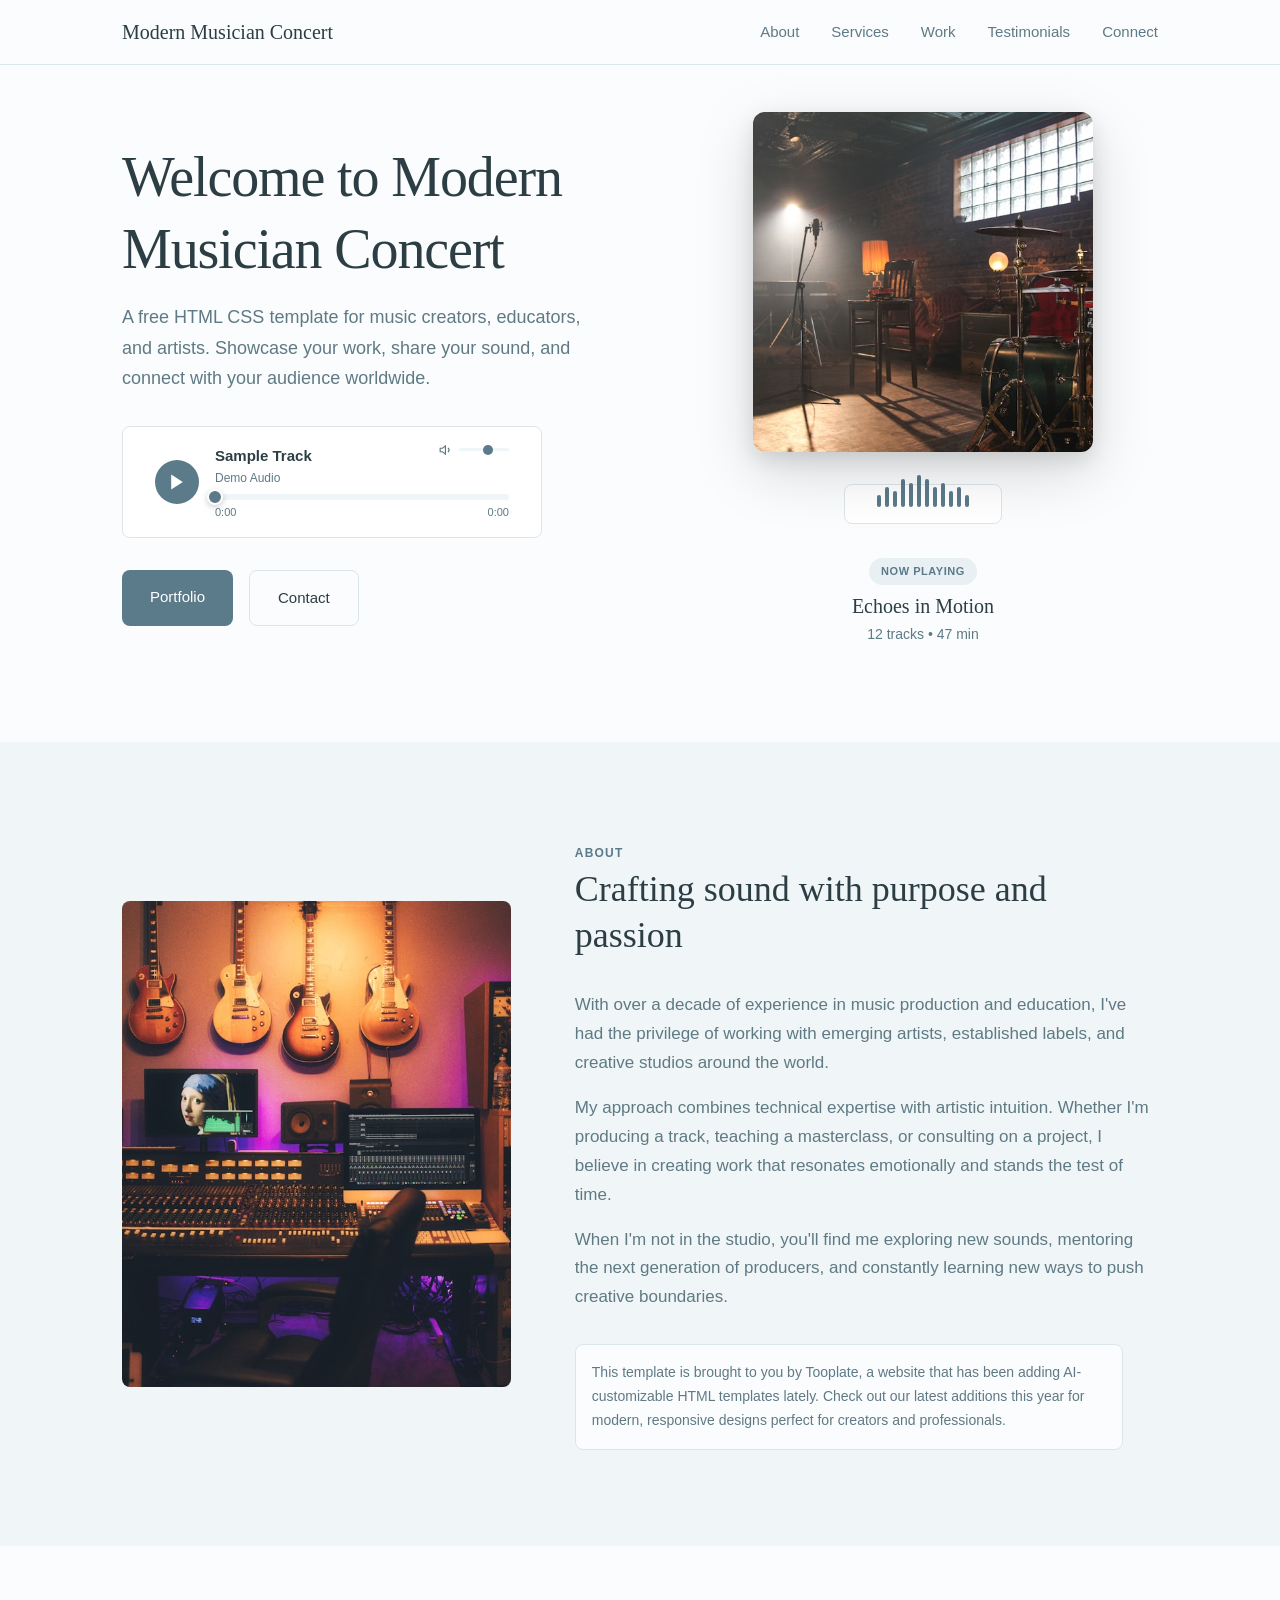
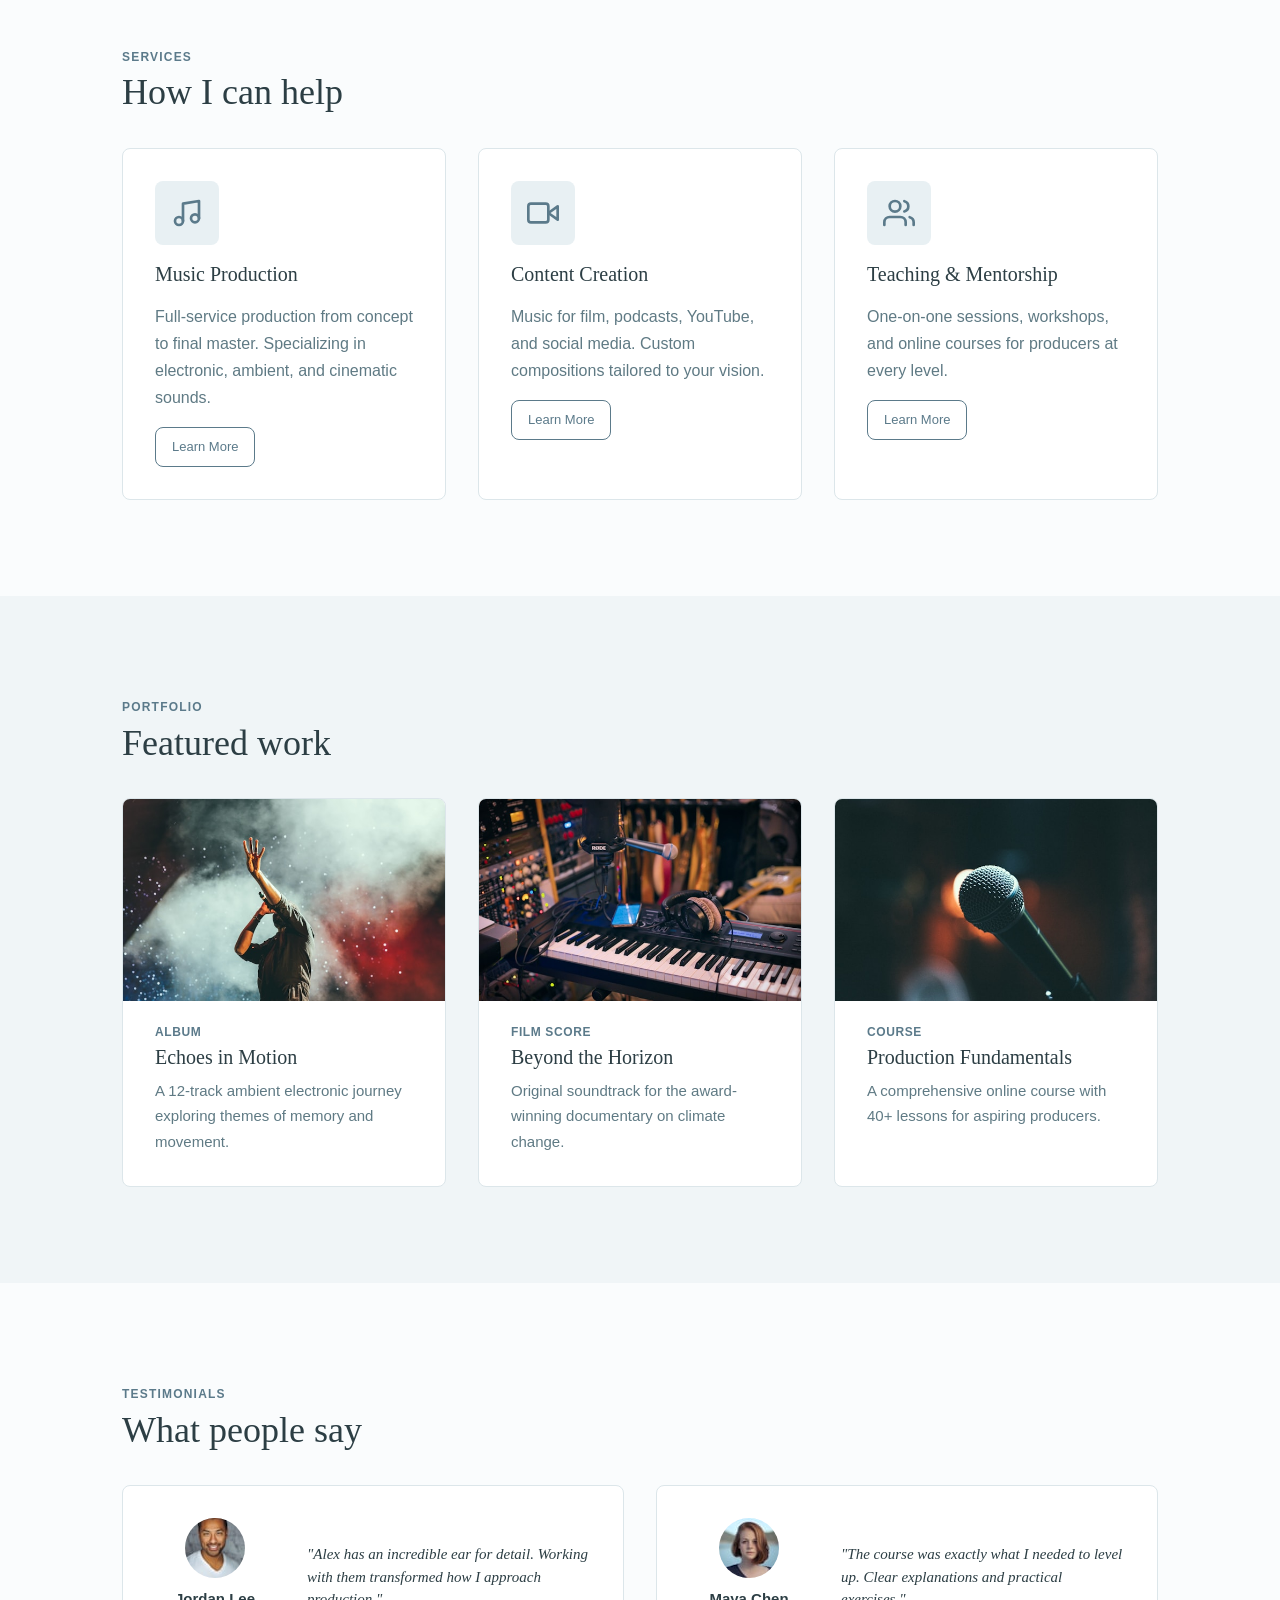
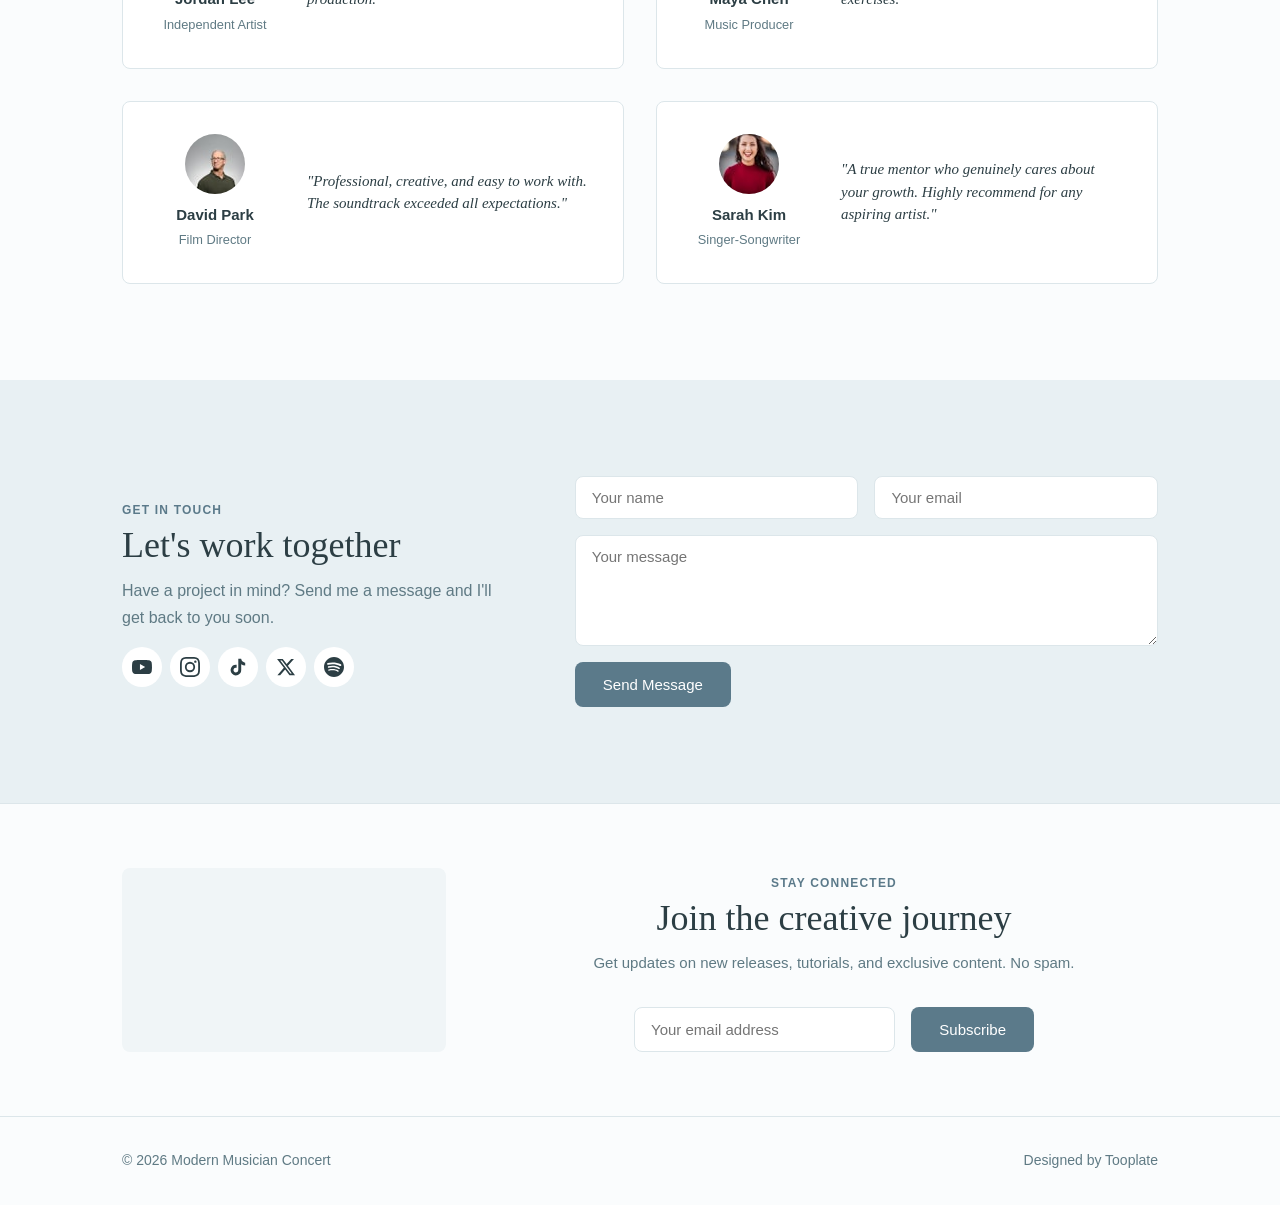
<file: index.html>
<!DOCTYPE html>
<html lang="en">
<head>
    <meta charset="UTF-8">
    <meta name="viewport" content="width=device-width, initial-scale=1.0">
    <meta name="description" content="Personal brand website for music creators, teachers, and freelancers">
    <title>Akshara Somanaboina</title>
    <link rel="stylesheet" href="tooplate-musician-style.css">
<!--

Tooplate 2155 Modern Musician Concert

https://www.tooplate.com/view/2155-modern-musician

Free HTML CSS Template

-->
</head>
<body>
    <!-- Header -->
    <header class="header">
        <div class="container header-inner">
            <a href="#" class="logo">Modern Musician Concert</a>
            <button class="nav-toggle" aria-label="Toggle navigation" aria-expanded="false">
                <span></span>
                <span></span>
                <span></span>
            </button>
            <nav class="nav" id="nav">
                <ul class="nav-list">
                    <li><a href="#about" class="nav-link">About</a></li>
                    <li><a href="#services" class="nav-link">Services</a></li>
                    <li><a href="#work" class="nav-link">Work</a></li>
                    <li><a href="#testimonials" class="nav-link">Testimonials</a></li>
                    <li><a href="#contact" class="nav-link">Connect</a></li>
                </ul>
            </nav>
        </div>
    </header>

    <!-- Hero Section -->
    <section class="hero" id="hero">
        <div class="container">
            <div class="hero-grid">
                <div class="hero-content">
                    <p class="hero-tagline"></p>
                    <h1>Welcome to Modern Musician Concert</h1>
                    <p class="hero-description">A free HTML CSS template for music creators, educators, and artists. Showcase your work, share your sound, and connect with your audience worldwide.</p>
                    
                    <!-- Audio Player -->
                    <div class="audio-player" id="audioPlayer">
                        <button class="audio-play-btn" id="playBtn" aria-label="Play">
                            <svg class="icon-play" width="20" height="20" viewBox="0 0 24 24" fill="currentColor">
                                <polygon points="5 3 19 12 5 21 5 3"/>
                            </svg>
                            <svg class="icon-pause" width="20" height="20" viewBox="0 0 24 24" fill="currentColor" style="display: none;">
                                <rect x="6" y="4" width="4" height="16"/>
                                <rect x="14" y="4" width="4" height="16"/>
                            </svg>
                        </button>
                        <div class="audio-info">
                            <div class="audio-track-row">
                                <div class="audio-track-info">
                                    <span class="audio-title">Sample Track</span>
                                    <span class="audio-artist">Demo Audio</span>
                                </div>
                                <div class="volume-control">
                                    <svg class="volume-icon" width="14" height="14" viewBox="0 0 24 24" fill="none" stroke="currentColor" stroke-width="2">
                                        <polygon points="11 5 6 9 2 9 2 15 6 15 11 19 11 5"/>
                                        <path d="M15.54 8.46a5 5 0 0 1 0 7.07"/>
                                    </svg>
                                    <input type="range" id="volumeSlider" class="volume-slider" min="0" max="100" value="60">
                                </div>
                            </div>
                            <div class="audio-progress-wrap">
                                <div class="audio-progress-bar" id="progressBar">
                                    <div class="audio-progress-bg"></div>
                                    <div class="audio-progress" id="progress"></div>
                                    <div class="audio-progress-handle" id="progressHandle"></div>
                                </div>
                                <div class="audio-time">
                                    <span id="currentTime">0:00</span>
                                    <span id="duration">0:00</span>
                                </div>
                            </div>
                        </div>
                        <audio id="audio" preload="auto">
                            <source src="https://upload.wikimedia.org/wikipedia/commons/6/6e/Micronesia_National_Anthem.ogg" type="audio/ogg">
                            <!-- Replace with your own audio file: <source src="your-track.mp3" type="audio/mpeg"> -->
                        </audio>
                    </div>

                    <div class="btn-group">
                        <a href="#work" class="btn btn-primary">Portfolio</a>
                        <a href="#contact" class="btn btn-secondary">Contact</a>
                    </div>
                </div>

                <!-- Hero Visual -->
                <div class="hero-visual">
                    <div class="album-showcase">
                        <div class="album-cover">
                            <img src="images/musician-image-01.jpg" alt="Echoes in Motion album cover">
                            <div class="album-reflection"></div>
                        </div>
                        <div class="audio-visualizer" id="visualizer">
                            <span class="bar"></span>
                            <span class="bar"></span>
                            <span class="bar"></span>
                            <span class="bar"></span>
                            <span class="bar"></span>
                            <span class="bar"></span>
                            <span class="bar"></span>
                            <span class="bar"></span>
                            <span class="bar"></span>
                            <span class="bar"></span>
                            <span class="bar"></span>
                            <span class="bar"></span>
                        </div>
                        <div class="album-info-card">
                            <span class="album-badge">Now Playing</span>
                            <h3>Echoes in Motion</h3>
                            <p>12 tracks • 47 min</p>
                        </div>
                    </div>
                </div>
            </div>
        </div>
    </section>

    <!-- About Section -->
    <section class="about" id="about">
        <div class="container">
            <div class="about-grid">
                <div class="about-image">
                    <!-- Replace with your image -->
                    <img src="images/musician-image-02.jpg" alt="Modern Musician Concertportrait">
                </div>
                <div class="about-text">
                    <span class="section-label">About</span>
                    <h2>Crafting sound with purpose and passion</h2>
                    <p>With over a decade of experience in music production and education, I've had the privilege of working with emerging artists, established labels, and creative studios around the world.</p>
                    <p>My approach combines technical expertise with artistic intuition. Whether I'm producing a track, teaching a masterclass, or consulting on a project, I believe in creating work that resonates emotionally and stands the test of time.</p>
                    <p>When I'm not in the studio, you'll find me exploring new sounds, mentoring the next generation of producers, and constantly learning new ways to push creative boundaries.</p>
                    <p class="about-note">This template is brought to you by <a href="about-tooplate.html">Tooplate</a>, a website that has been adding AI-customizable HTML templates lately. Check out our latest additions this year for modern, responsive designs perfect for creators and professionals.</p>
                </div>
            </div>
        </div>
    </section>

    <!-- Services Section -->
    <section class="services" id="services">
        <div class="container">
            <span class="section-label">Services</span>
            <h2>How I can help</h2>
            <div class="services-grid">
                <article class="service-card">
                    <div class="service-icon">
                        <svg width="24" height="24" viewBox="0 0 24 24" fill="none" stroke="currentColor" stroke-width="2" stroke-linecap="round" stroke-linejoin="round">
                            <path d="M9 18V5l12-2v13"/>
                            <circle cx="6" cy="18" r="3"/>
                            <circle cx="18" cy="16" r="3"/>
                        </svg>
                    </div>
                    <h3>Music Production</h3>
                    <p>Full-service production from concept to final master. Specializing in electronic, ambient, and cinematic sounds.</p>
                    <a href="#" class="btn-small">Learn More</a>
                </article>
                <article class="service-card">
                    <div class="service-icon">
                        <svg width="24" height="24" viewBox="0 0 24 24" fill="none" stroke="currentColor" stroke-width="2" stroke-linecap="round" stroke-linejoin="round">
                            <polygon points="23 7 16 12 23 17 23 7"/>
                            <rect x="1" y="5" width="15" height="14" rx="2" ry="2"/>
                        </svg>
                    </div>
                    <h3>Content Creation</h3>
                    <p>Music for film, podcasts, YouTube, and social media. Custom compositions tailored to your vision.</p>
                    <a href="#" class="btn-small">Learn More</a>
                </article>
                <article class="service-card">
                    <div class="service-icon">
                        <svg width="24" height="24" viewBox="0 0 24 24" fill="none" stroke="currentColor" stroke-width="2" stroke-linecap="round" stroke-linejoin="round">
                            <path d="M17 21v-2a4 4 0 0 0-4-4H5a4 4 0 0 0-4 4v2"/>
                            <circle cx="9" cy="7" r="4"/>
                            <path d="M23 21v-2a4 4 0 0 0-3-3.87"/>
                            <path d="M16 3.13a4 4 0 0 1 0 7.75"/>
                        </svg>
                    </div>
                    <h3>Teaching & Mentorship</h3>
                    <p>One-on-one sessions, workshops, and online courses for producers at every level.</p>
                    <a href="#" class="btn-small">Learn More</a>
                </article>
            </div>
        </div>
    </section>

    <!-- Featured Work Section -->
    <section class="work" id="work">
        <div class="container">
            <span class="section-label">Portfolio</span>
            <h2>Featured work</h2>
            <div class="work-grid">
                <article class="work-card">
                    <div class="work-image">
                        <img src="images/musician-image-03.jpg" alt="Echoes album artwork">
                    </div>
                    <div class="work-info">
                        <span class="work-category">Album</span>
                        <h3>Echoes in Motion</h3>
                        <p>A 12-track ambient electronic journey exploring themes of memory and movement.</p>
                    </div>
                </article>
                <article class="work-card">
                    <div class="work-image">
                        <img src="images/musician-image-04.jpg" alt="Documentary film still">
                    </div>
                    <div class="work-info">
                        <span class="work-category">Film Score</span>
                        <h3>Beyond the Horizon</h3>
                        <p>Original soundtrack for the award-winning documentary on climate change.</p>
                    </div>
                </article>
                <article class="work-card">
                    <div class="work-image">
                        <img src="images/musician-image-05.jpg" alt="Online course preview">
                    </div>
                    <div class="work-info">
                        <span class="work-category">Course</span>
                        <h3>Production Fundamentals</h3>
                        <p>A comprehensive online course with 40+ lessons for aspiring producers.</p>
                    </div>
                </article>
            </div>
        </div>
    </section>

    <!-- Testimonials Section -->
    <section class="testimonials" id="testimonials">
        <div class="container">
            <span class="section-label">Testimonials</span>
            <h2>What people say</h2>
            <div class="testimonials-grid">
                <article class="testimonial-card">
                    <div class="testimonial-author">
                        <div class="testimonial-avatar">
                            <img src="images/musician-avatar-11.jpg" alt="Jordan Lee">
                        </div>
                        <p class="testimonial-name">Jordan Lee</p>
                        <p class="testimonial-role">Independent Artist</p>
                    </div>
                    <p class="testimonial-text">"Alex has an incredible ear for detail. Working with them transformed how I approach production."</p>
                </article>
                <article class="testimonial-card">
                    <div class="testimonial-author">
                        <div class="testimonial-avatar">
                            <img src="images/musician-avatar-12.jpg" alt="Maya Chen">
                        </div>
                        <p class="testimonial-name">Maya Chen</p>
                        <p class="testimonial-role">Music Producer</p>
                    </div>
                    <p class="testimonial-text">"The course was exactly what I needed to level up. Clear explanations and practical exercises."</p>
                </article>
                <article class="testimonial-card">
                    <div class="testimonial-author">
                        <div class="testimonial-avatar">
                            <img src="images/musician-avatar-13.jpg" alt="David Park">
                        </div>
                        <p class="testimonial-name">David Park</p>
                        <p class="testimonial-role">Film Director</p>
                    </div>
                    <p class="testimonial-text">"Professional, creative, and easy to work with. The soundtrack exceeded all expectations."</p>
                </article>
                <article class="testimonial-card">
                    <div class="testimonial-author">
                        <div class="testimonial-avatar">
                            <img src="images/musician-avatar-14.jpg" alt="Sarah Kim">
                        </div>
                        <p class="testimonial-name">Sarah Kim</p>
                        <p class="testimonial-role">Singer-Songwriter</p>
                    </div>
                    <p class="testimonial-text">"A true mentor who genuinely cares about your growth. Highly recommend for any aspiring artist."</p>
                </article>
            </div>
        </div>
    </section>

    <!-- Contact Section -->
    <section class="contact" id="contact">
        <div class="container">
            <div class="contact-grid">
                <div class="contact-info">
                    <span class="section-label">Get in Touch</span>
                    <h2>Let's work together</h2>
                    <p>Have a project in mind? Send me a message and I'll get back to you soon.</p>
                    <div class="social-links">
                        <a href="#" class="social-link" aria-label="YouTube">
                            <svg width="20" height="20" viewBox="0 0 24 24" fill="currentColor">
                                <path d="M23.498 6.186a3.016 3.016 0 0 0-2.122-2.136C19.505 3.545 12 3.545 12 3.545s-7.505 0-9.377.505A3.017 3.017 0 0 0 .502 6.186C0 8.07 0 12 0 12s0 3.93.502 5.814a3.016 3.016 0 0 0 2.122 2.136c1.871.505 9.376.505 9.376.505s7.505 0 9.377-.505a3.015 3.015 0 0 0 2.122-2.136C24 15.93 24 12 24 12s0-3.93-.502-5.814zM9.545 15.568V8.432L15.818 12l-6.273 3.568z"/>
                            </svg>
                        </a>
                        <a href="#" class="social-link" aria-label="Instagram">
                            <svg width="20" height="20" viewBox="0 0 24 24" fill="currentColor">
                                <path d="M12 2.163c3.204 0 3.584.012 4.85.07 3.252.148 4.771 1.691 4.919 4.919.058 1.265.069 1.645.069 4.849 0 3.205-.012 3.584-.069 4.849-.149 3.225-1.664 4.771-4.919 4.919-1.266.058-1.644.07-4.85.07-3.204 0-3.584-.012-4.849-.07-3.26-.149-4.771-1.699-4.919-4.92-.058-1.265-.07-1.644-.07-4.849 0-3.204.013-3.583.07-4.849.149-3.227 1.664-4.771 4.919-4.919 1.266-.057 1.645-.069 4.849-.069zM12 0C8.741 0 8.333.014 7.053.072 2.695.272.273 2.69.073 7.052.014 8.333 0 8.741 0 12c0 3.259.014 3.668.072 4.948.2 4.358 2.618 6.78 6.98 6.98C8.333 23.986 8.741 24 12 24c3.259 0 3.668-.014 4.948-.072 4.354-.2 6.782-2.618 6.979-6.98.059-1.28.073-1.689.073-4.948 0-3.259-.014-3.667-.072-4.947-.196-4.354-2.617-6.78-6.979-6.98C15.668.014 15.259 0 12 0zm0 5.838a6.162 6.162 0 1 0 0 12.324 6.162 6.162 0 0 0 0-12.324zM12 16a4 4 0 1 1 0-8 4 4 0 0 1 0 8zm6.406-11.845a1.44 1.44 0 1 0 0 2.881 1.44 1.44 0 0 0 0-2.881z"/>
                            </svg>
                        </a>
                        <a href="#" class="social-link" aria-label="TikTok">
                            <svg width="20" height="20" viewBox="0 0 24 24" fill="currentColor">
                                <path d="M19.59 6.69a4.83 4.83 0 0 1-3.77-4.25V2h-3.45v13.67a2.89 2.89 0 0 1-5.2 1.74 2.89 2.89 0 0 1 2.31-4.64 2.93 2.93 0 0 1 .88.13V9.4a6.84 6.84 0 0 0-1-.05A6.33 6.33 0 0 0 5 20.1a6.34 6.34 0 0 0 10.86-4.43v-7a8.16 8.16 0 0 0 4.77 1.52v-3.4a4.85 4.85 0 0 1-1-.1z"/>
                            </svg>
                        </a>
                        <a href="#" class="social-link" aria-label="Twitter">
                            <svg width="20" height="20" viewBox="0 0 24 24" fill="currentColor">
                                <path d="M18.244 2.25h3.308l-7.227 8.26 8.502 11.24H16.17l-5.214-6.817L4.99 21.75H1.68l7.73-8.835L1.254 2.25H8.08l4.713 6.231zm-1.161 17.52h1.833L7.084 4.126H5.117z"/>
                            </svg>
                        </a>
                        <a href="#" class="social-link" aria-label="Spotify">
                            <svg width="20" height="20" viewBox="0 0 24 24" fill="currentColor">
                                <path d="M12 0C5.4 0 0 5.4 0 12s5.4 12 12 12 12-5.4 12-12S18.66 0 12 0zm5.521 17.34c-.24.359-.66.48-1.021.24-2.82-1.74-6.36-2.101-10.561-1.141-.418.122-.779-.179-.899-.539-.12-.421.18-.78.54-.9 4.56-1.021 8.52-.6 11.64 1.32.42.18.479.659.301 1.02zm1.44-3.3c-.301.42-.841.6-1.262.3-3.239-1.98-8.159-2.58-11.939-1.38-.479.12-1.02-.12-1.14-.6-.12-.48.12-1.021.6-1.141C9.6 9.9 15 10.561 18.72 12.84c.361.181.54.78.241 1.2zm.12-3.36C15.24 8.4 8.82 8.16 5.16 9.301c-.6.179-1.2-.181-1.38-.721-.18-.601.18-1.2.72-1.381 4.26-1.26 11.28-1.02 15.721 1.621.539.3.719 1.02.419 1.56-.299.421-1.02.599-1.559.3z"/>
                            </svg>
                        </a>
                    </div>
                </div>
                <form class="contact-form" action="#" method="post">
                    <div class="form-row">
                        <input type="text" class="form-input" name="name" placeholder="Your name" required>
                        <input type="email" class="form-input" name="email" placeholder="Your email" required>
                    </div>
                    <textarea class="form-input form-textarea" name="message" placeholder="Your message" rows="5" required></textarea>
                    <button type="submit" class="btn btn-primary">Send Message</button>
                </form>
            </div>
        </div>
    </section>

    <!-- Newsletter Section -->
    <section class="newsletter" id="newsletter">
        <div class="container">
            <div class="newsletter-grid">
                <div class="newsletter-map">
                    <iframe 
                        src="https://www.google.com/maps/embed?pb=!1m18!1m12!1m3!1d423286.27404345275!2d-118.69192047471653!3d34.02016130653294!2m3!1f0!2f0!3f0!3m2!1i1024!2i768!4f13.1!3m3!1m2!1s0x80c2c75ddc27da13%3A0xe22fdf6f254608f4!2sLos%20Angeles%2C%20CA%2C%20USA!5e0!3m2!1sen!2s!4v1699900000000!5m2!1sen!2s" 
                        width="100%" 
                        height="100%" 
                        style="border:0; border-radius: 8px;" 
                        allowfullscreen="" 
                        loading="lazy" 
                        referrerpolicy="no-referrer-when-downgrade">
                    </iframe>
                </div>
                <div class="newsletter-content">
                    <span class="section-label">Stay Connected</span>
                    <h3>Join the creative journey</h3>
                    <p>Get updates on new releases, tutorials, and exclusive content. No spam.</p>
                    <form class="newsletter-form" action="#" method="post">
                        <input type="email" class="form-input" name="email" placeholder="Your email address" required>
                        <button type="submit" class="btn btn-primary">Subscribe</button>
                    </form>
                </div>
            </div>
        </div>
    </section>

    <!-- Footer -->
    <footer class="footer">
        <div class="container footer-content">
            <p class="footer-copyright">© 2026 Modern Musician Concert</p>
            <a href="https://www.tooplate.com" rel="nofollow" class="footer-credit">Designed by Tooplate</a>
        </div>
    </footer>

    <!-- JavaScript for navigation and audio player -->
    <script src="tooplate-musician-script.js"></script>
</body>
</html>
</file>
<file: tooplate-musician-style.css>
@charset "utf-8";
/* CSS Document 

Tooplate 2155 Modern Musician Concert

https://www.tooplate.com/view/2155-modern-musician

*/
:root {
	/* Colors */
	--color-primary: #5b7a8a;
	--color-primary-light: #e8f0f3;
	--color-primary-dark: #3d5561;
	--color-text: #2c3e44;
	--color-text-light: #5f7a84;
	--color-bg: #fafcfd;
	--color-bg-alt: #f0f5f7;
	--color-white: #ffffff;
	--color-border: #dce6ea;

	/* Typography */
	--font-main: -apple-system, BlinkMacSystemFont, "Segoe UI", Roboto, "Helvetica Neue", Arial, sans-serif;
	--font-heading: "Georgia", "Times New Roman", serif;

	/* Spacing */
	--space-xs: 0.5rem;
	--space-sm: 1rem;
	--space-md: 2rem;
	--space-lg: 4rem;
	--space-xl: 6rem;

	/* Layout */
	--max-width: 1100px;
	--border-radius: 8px;
}

/* ===========================================
           Reset & Base Styles
           =========================================== */
*,
*::before,
*::after {
	box-sizing: border-box;
	margin: 0;
	padding: 0;
}

html {
	scroll-behavior: smooth;
}

body {
	font-family: var(--font-main);
	font-size: 1rem;
	line-height: 1.7;
	color: var(--color-text);
	background-color: var(--color-bg);
}

img {
	max-width: 100%;
	height: auto;
	display: block;
}

a {
	color: var(--color-primary);
	text-decoration: none;
	transition: color 0.2s ease;
}

a:hover {
	color: var(--color-primary-dark);
}

/* ===========================================
           Typography
           =========================================== */
h1,
h2,
h3,
h4 {
	font-family: var(--font-heading);
	font-weight: 400;
	line-height: 1.3;
	color: var(--color-text);
}

h1 {
	font-size: clamp(2.5rem, 5vw, 3.5rem);
	letter-spacing: -0.02em;
}

h2 {
	font-size: clamp(1.75rem, 3vw, 2.25rem);
	margin-bottom: var(--space-md);
}

h3 {
	font-size: 1.25rem;
	margin-bottom: var(--space-sm);
}

p {
	margin-bottom: var(--space-sm);
}

/* ===========================================
           Layout Components
           =========================================== */
.container {
	width: 100%;
	max-width: var(--max-width);
	margin: 0 auto;
	padding: 0 var(--space-md);
}

section {
	padding: var(--space-xl) 0;
}

.section-label {
	font-family: var(--font-main);
	font-size: 0.75rem;
	font-weight: 600;
	letter-spacing: 0.1em;
	text-transform: uppercase;
	color: var(--color-primary);
	margin-bottom: var(--space-xs);
}

/* ===========================================
           Buttons
           =========================================== */
.btn {
	display: inline-block;
	padding: 0.875rem 1.75rem;
	font-family: var(--font-main);
	font-size: 0.9375rem;
	font-weight: 500;
	text-align: center;
	border: none;
	border-radius: var(--border-radius);
	cursor: pointer;
	transition: all 0.2s ease;
}

.btn-primary {
	background-color: var(--color-primary);
	color: var(--color-white);
}

.btn-primary:hover {
	background-color: var(--color-primary-dark);
	color: var(--color-white);
}

.btn-secondary {
	background-color: transparent;
	color: var(--color-text);
	border: 1px solid var(--color-border);
}

.btn-secondary:hover {
	background-color: var(--color-bg-alt);
	border-color: var(--color-text-light);
	color: var(--color-text);
}

.btn-group {
	display: flex;
	flex-wrap: wrap;
	gap: var(--space-sm);
}

/* ===========================================
           Header & Navigation
           =========================================== */
.header {
	position: fixed;
	top: 0;
	left: 0;
	right: 0;
	background-color: rgba(250, 252, 253, 0.95);
	backdrop-filter: blur(8px);
	z-index: 100;
	border-bottom: 1px solid var(--color-border);
}

.header-inner {
	display: flex;
	align-items: center;
	justify-content: space-between;
	height: 4rem;
}

.logo {
	font-family: var(--font-heading);
	font-size: 1.25rem;
	color: var(--color-text);
}

.nav-list {
	display: flex;
	gap: var(--space-md);
	list-style: none;
}

.nav-link {
	font-size: 0.9375rem;
	color: var(--color-text-light);
}

.nav-link:hover {
	color: var(--color-text);
}

.nav-toggle {
	display: none;
	background: none;
	border: none;
	cursor: pointer;
	padding: var(--space-xs);
}

.nav-toggle span {
	display: block;
	width: 24px;
	height: 2px;
	background-color: var(--color-text);
	margin: 5px 0;
	transition: 0.2s;
}

/* ===========================================
           Hero Section
           =========================================== */
.hero {
	display: flex;
	align-items: center;
	padding-top: 7rem;
	padding-bottom: var(--space-xl);
	background-color: var(--color-bg);
}

.hero-grid {
	display: grid;
	grid-template-columns: 1fr;
	gap: var(--space-lg);
	align-items: center;
}

.hero-content {
	max-width: 540px;
}

.hero-tagline {
	font-size: 1.125rem;
	color: var(--color-text-light);
	margin-bottom: var(--space-xs);
}

.hero h1 {
	margin-bottom: var(--space-sm);
}

.hero-description {
	font-size: 1.125rem;
	color: var(--color-text-light);
	margin-bottom: var(--space-md);
}

/* Hero Visual / Album Showcase */
.hero-visual {
	display: flex;
	justify-content: center;
	align-items: center;
}

.album-showcase {
	position: relative;
	display: flex;
	flex-direction: column;
	align-items: center;
	gap: var(--space-md);
}

.album-cover {
	position: relative;
	width: 280px;
	height: 280px;
	border-radius: 12px;
	overflow: hidden;
	box-shadow:
		0 20px 60px rgba(0, 0, 0, 0.15),
		0 8px 20px rgba(0, 0, 0, 0.1);
}

.album-cover img {
	width: 100%;
	height: 100%;
	object-fit: cover;
}

.album-reflection {
	position: absolute;
	inset: 0;
	background: linear-gradient(135deg,
			rgba(255, 255, 255, 0.2) 0%,
			rgba(255, 255, 255, 0) 50%);
	pointer-events: none;
}

.audio-visualizer {
	display: flex;
	align-items: flex-end;
	justify-content: center;
	gap: 4px;
	height: 40px;
	padding: var(--space-sm) var(--space-md);
	background-color: var(--color-white);
	border-radius: var(--border-radius);
	border: 1px solid var(--color-border);
}

.audio-visualizer .bar {
	width: 4px;
	background-color: var(--color-primary);
	border-radius: 2px;
	height: 8px;
	transition: height 0.1s ease;
}

.audio-visualizer.playing .bar {
	animation: visualizer 0.5s ease-in-out infinite alternate;
}

.audio-visualizer .bar:nth-child(1) {
	height: 12px;
	animation-delay: 0s;
}

.audio-visualizer .bar:nth-child(2) {
	height: 20px;
	animation-delay: 0.1s;
}

.audio-visualizer .bar:nth-child(3) {
	height: 16px;
	animation-delay: 0.15s;
}

.audio-visualizer .bar:nth-child(4) {
	height: 28px;
	animation-delay: 0.2s;
}

.audio-visualizer .bar:nth-child(5) {
	height: 24px;
	animation-delay: 0.05s;
}

.audio-visualizer .bar:nth-child(6) {
	height: 32px;
	animation-delay: 0.25s;
}

.audio-visualizer .bar:nth-child(7) {
	height: 28px;
	animation-delay: 0.1s;
}

.audio-visualizer .bar:nth-child(8) {
	height: 20px;
	animation-delay: 0.3s;
}

.audio-visualizer .bar:nth-child(9) {
	height: 24px;
	animation-delay: 0.15s;
}

.audio-visualizer .bar:nth-child(10) {
	height: 16px;
	animation-delay: 0.2s;
}

.audio-visualizer .bar:nth-child(11) {
	height: 20px;
	animation-delay: 0.05s;
}

.audio-visualizer .bar:nth-child(12) {
	height: 12px;
	animation-delay: 0.25s;
}

@keyframes visualizer {
	0% {
		transform: scaleY(0.3);
	}

	100% {
		transform: scaleY(1);
	}
}

.album-info-card {
	text-align: center;
}

.album-badge {
	display: inline-block;
	padding: 4px 12px;
	font-size: 0.6875rem;
	font-weight: 600;
	letter-spacing: 0.05em;
	text-transform: uppercase;
	color: var(--color-primary);
	background-color: var(--color-primary-light);
	border-radius: 20px;
	margin-bottom: var(--space-xs);
}

.album-info-card h3 {
	font-family: var(--font-heading);
	font-size: 1.25rem;
	margin-bottom: 4px;
}

.album-info-card p {
	font-size: 0.875rem;
	color: var(--color-text-light);
	margin-bottom: 0;
}

@media (min-width: 900px) {
	.hero-grid {
		grid-template-columns: 1fr 1fr;
		gap: var(--space-xl);
	}

	.album-cover {
		width: 340px;
		height: 340px;
	}
}

.hero-description {
	font-size: 1.125rem;
	color: var(--color-text-light);
	margin-bottom: var(--space-md);
	max-width: 480px;
}

/* ===========================================
           Audio Player
           =========================================== */
.audio-player {
	display: flex;
	align-items: center;
	gap: var(--space-sm);
	padding: var(--space-sm) var(--space-md);
	background-color: var(--color-white);
	border: 1px solid var(--color-border);
	border-radius: var(--border-radius);
	margin-bottom: var(--space-md);
	max-width: 420px;
	user-select: none;
}

.audio-play-btn {
	width: 44px;
	height: 44px;
	min-width: 44px;
	display: flex;
	align-items: center;
	justify-content: center;
	background-color: var(--color-primary);
	color: var(--color-white);
	border: none;
	border-radius: 50%;
	cursor: pointer;
	transition: background-color 0.2s ease, transform 0.1s ease;
}

.audio-play-btn:hover {
	background-color: var(--color-primary-dark);
}

.audio-play-btn:active {
	transform: scale(0.95);
}

.audio-info {
	flex: 1;
	min-width: 0;
}

.audio-track-row {
	display: flex;
	align-items: flex-start;
	justify-content: space-between;
	gap: var(--space-sm);
	margin-bottom: 8px;
}

.audio-track-info {
	display: flex;
	flex-direction: column;
}

.audio-title {
	font-size: 0.9375rem;
	font-weight: 600;
	color: var(--color-text);
	white-space: nowrap;
	overflow: hidden;
	text-overflow: ellipsis;
}

.audio-artist {
	font-size: 0.75rem;
	color: var(--color-text-light);
}

.audio-progress-wrap {
	display: flex;
	flex-direction: column;
	gap: 6px;
}

.audio-progress-bar {
	position: relative;
	height: 6px;
	cursor: pointer;
	padding: 8px 0;
	margin: -8px 0;
}

.audio-progress-bg {
	position: absolute;
	top: 50%;
	left: 0;
	right: 0;
	height: 6px;
	transform: translateY(-50%);
	background-color: var(--color-bg-alt);
	border-radius: 3px;
}

.audio-progress {
	position: absolute;
	top: 50%;
	left: 0;
	height: 6px;
	width: 0%;
	transform: translateY(-50%);
	background-color: var(--color-primary);
	border-radius: 3px;
	pointer-events: none;
}

.audio-progress-handle {
	position: absolute;
	top: 50%;
	left: 0%;
	width: 16px;
	height: 16px;
	background-color: var(--color-primary);
	border: 2px solid var(--color-white);
	border-radius: 50%;
	transform: translate(-50%, -50%);
	box-shadow: 0 2px 6px rgba(0, 0, 0, 0.2);
	cursor: grab;
	transition: transform 0.1s ease;
}

.audio-progress-handle:hover,
.audio-progress-handle.dragging {
	transform: translate(-50%, -50%) scale(1.2);
}

.audio-progress-handle.dragging {
	cursor: grabbing;
}

.audio-time {
	display: flex;
	justify-content: space-between;
	font-size: 0.6875rem;
	color: var(--color-text-light);
	font-variant-numeric: tabular-nums;
}

/* Volume Control */
.volume-control {
	display: none;
	align-items: center;
	gap: 6px;
}

.volume-icon {
	color: var(--color-text-light);
	flex-shrink: 0;
}

.volume-slider {
	-webkit-appearance: none;
	appearance: none;
	width: 50px;
	height: 3px;
	background: var(--color-bg-alt);
	border-radius: 2px;
	outline: none;
	cursor: pointer;
}

.volume-slider::-webkit-slider-thumb {
	-webkit-appearance: none;
	appearance: none;
	width: 10px;
	height: 10px;
	background: var(--color-primary);
	border-radius: 50%;
	cursor: pointer;
	transition: transform 0.1s ease;
}

.volume-slider::-webkit-slider-thumb:hover {
	transform: scale(1.2);
}

.volume-slider::-moz-range-thumb {
	width: 10px;
	height: 10px;
	background: var(--color-primary);
	border: none;
	border-radius: 50%;
	cursor: pointer;
}

@media (min-width: 400px) {
	.volume-control {
		display: flex;
	}
}

/* ===========================================
           About Section
           =========================================== */
.about {
	background-color: var(--color-bg-alt);
}


.about-grid {
	display: grid;
	grid-template-columns: 1fr;
	gap: var(--space-lg);
	align-items: center;
}

.about-image {
	aspect-ratio: 4 / 5;
	background-color: var(--color-border);
	border-radius: var(--border-radius);
	overflow: hidden;
	max-width: 280px;
}

.about-image img {
	width: 100%;
	height: 100%;
	object-fit: cover;
}

@media (min-width: 768px) {
	.about-image {
		max-width: none;
	}
}

.about-text p {
	color: var(--color-text-light);
	font-size: 1.0625rem;
}

.about-text p:last-child {
	margin-bottom: 0;
}

.about-text p.about-note {
	font-size: 0.875rem;
	color: var(--color-text-light);
	margin-top: var(--space-md);
	padding: var(--space-sm);
	background-color: var(--color-bg);
	border: 1px solid var(--color-border);
	border-radius: var(--border-radius);
	width: 94%;
}

/* ===========================================
           Services Section
           =========================================== */
.services-grid {
	display: grid;
	grid-template-columns: 1fr;
	gap: var(--space-md);
}

.service-card {
	padding: var(--space-md);
	background-color: var(--color-white);
	border: 1px solid var(--color-border);
	border-radius: var(--border-radius);
	transition: border-color 0.2s ease;
}

.service-card:hover {
	border-color: var(--color-primary);
}

.service-icon {
	width: 64px;
	height: 64px;
	display: flex;
	align-items: center;
	justify-content: center;
	background-color: var(--color-primary-light);
	border-radius: var(--border-radius);
	margin-bottom: var(--space-sm);
	color: var(--color-primary);
}

.service-icon svg {
	width: 32px;
	height: 32px;
}

.service-card p {
	color: var(--color-text-light);
	margin-bottom: var(--space-sm);
}

.btn-small {
	display: inline-block;
	padding: 0.5rem 1rem;
	font-size: 0.8125rem;
	font-weight: 500;
	color: var(--color-primary);
	background-color: transparent;
	border: 1px solid var(--color-primary);
	border-radius: var(--border-radius);
	transition: all 0.2s ease;
}

.btn-small:hover {
	background-color: var(--color-primary);
	color: var(--color-white);
}

/* ===========================================
           Featured Work Section
           =========================================== */
.work {
	background-color: var(--color-bg-alt);
}

.work-grid {
	display: grid;
	grid-template-columns: 1fr;
	gap: var(--space-md);
}

.work-card {
	background-color: var(--color-white);
	border-radius: var(--border-radius);
	overflow: hidden;
	border: 1px solid var(--color-border);
	transition: transform 0.2s ease, box-shadow 0.2s ease;
}

.work-card:hover {
	transform: translateY(-4px);
	box-shadow: 0 12px 32px rgba(0, 0, 0, 0.08);
}

.work-image {
	aspect-ratio: 16 / 10;
	background-color: var(--color-border);
	overflow: hidden;
}

.work-image img {
	width: 100%;
	height: 100%;
	object-fit: cover;
}

.work-info {
	padding: var(--space-sm) var(--space-md) var(--space-md);
}

.work-category {
	font-size: 0.75rem;
	font-weight: 600;
	letter-spacing: 0.05em;
	text-transform: uppercase;
	color: var(--color-primary);
	margin-bottom: var(--space-xs);
}

.work-info h3 {
	margin-bottom: var(--space-xs);
}

.work-info p {
	color: var(--color-text-light);
	font-size: 0.9375rem;
	margin-bottom: 0;
}

/* ===========================================
           Testimonials Section
           =========================================== */
.testimonials-grid {
	display: grid;
	grid-template-columns: 1fr;
	gap: var(--space-md);
}

.testimonial-card {
	display: grid;
	grid-template-columns: 120px 1fr;
	gap: var(--space-md);
	padding: var(--space-md);
	background-color: var(--color-white);
	border: 1px solid var(--color-border);
	border-radius: var(--border-radius);
	align-items: center;
}

.testimonial-author {
	display: flex;
	flex-direction: column;
	align-items: center;
	text-align: center;
	gap: 2px;
	width: 120px;
}

.testimonial-avatar {
	width: 60px;
	height: 60px;
	background-color: var(--color-primary-light);
	border-radius: 50%;
	overflow: hidden;
	flex-shrink: 0;
	margin-bottom: 6px;
}

.testimonial-name {
	font-weight: 600;
	color: var(--color-text);
	font-size: 0.9375rem;
	margin: 0;
}

.testimonial-role {
	font-size: 0.6875rem;
	color: var(--color-text-light);
	margin: 0;
}

.testimonial-text {
	font-family: var(--font-heading);
	font-size: 0.9375rem;
	font-style: italic;
	color: var(--color-text);
	margin-bottom: 0;
	line-height: 1.5;
}

.testimonial-avatar img {
	width: 100%;
	height: 100%;
	object-fit: cover;
}

.testimonial-name {
	font-weight: 600;
	color: var(--color-text);
}

.testimonial-role {
	font-size: 0.8rem;
	color: var(--color-text-light);
}

/* ===========================================
           Contact Section
           =========================================== */
.contact {
	background-color: var(--color-primary-light);
	padding: var(--space-xl) 0;
}

.contact-grid {
	display: grid;
	grid-template-columns: 1fr;
	gap: var(--space-md);
	align-items: center;
}

.contact-info h2 {
	margin-bottom: var(--space-xs);
}

.contact-info p {
	color: var(--color-text-light);
	margin-bottom: var(--space-sm);
}

.contact-form {
	display: flex;
	flex-direction: column;
	gap: var(--space-sm);
}

.form-row {
	display: grid;
	grid-template-columns: 1fr;
	gap: var(--space-sm);
}

.form-input {
	padding: 0.75rem 1rem;
	font-family: var(--font-main);
	font-size: 0.9375rem;
	border: 1px solid var(--color-border);
	border-radius: var(--border-radius);
	background-color: var(--color-white);
	transition: border-color 0.2s ease;
}

.form-input:focus {
	outline: none;
	border-color: var(--color-primary);
}

.form-textarea {
	resize: vertical;
	min-height: 80px;
}

.contact-form .btn {
	align-self: flex-start;
}

.social-links {
	display: flex;
	gap: var(--space-xs);
}

.social-link {
	width: 40px;
	height: 40px;
	display: flex;
	align-items: center;
	justify-content: center;
	background-color: var(--color-white);
	border-radius: 50%;
	color: var(--color-text);
	transition: background-color 0.2s ease, color 0.2s ease;
}

.social-link:hover {
	background-color: var(--color-primary);
	color: var(--color-white);
}

@media (min-width: 640px) {
	.form-row {
		grid-template-columns: 1fr 1fr;
	}
}

@media (min-width: 768px) {
	.contact-grid {
		grid-template-columns: 1fr 1.5fr;
		gap: var(--space-lg);
	}
}

/* ===========================================
           Newsletter Section
           =========================================== */
.newsletter {
	background-color: var(--color-bg);
	padding: var(--space-lg) 0;
	border-top: 1px solid var(--color-border);
}

.newsletter-grid {
	display: grid;
	grid-template-columns: 1fr;
	gap: var(--space-md);
	align-items: center;
}

.newsletter-content {
	text-align: center;
}

.newsletter-content h3 {
	font-size: clamp(1.75rem, 3vw, 2.25rem);
	margin-bottom: var(--space-xs);
}

.newsletter-content p {
	color: var(--color-text-light);
	font-size: 0.9375rem;
	margin-bottom: var(--space-md);
}

.newsletter-form {
	display: flex;
	flex-direction: column;
	gap: var(--space-sm);
	max-width: 360px;
	margin: 0 auto;
}

.newsletter-map {
	height: 200px;
	border-radius: var(--border-radius);
	overflow: hidden;
	background-color: var(--color-bg-alt);
}

@media (min-width: 480px) {
	.newsletter-form {
		flex-direction: row;
		max-width: 400px;
	}

	.newsletter-form .form-input {
		flex: 1;
	}

	.newsletter-form .btn {
		flex-shrink: 0;
	}
}

@media (min-width: 768px) {
	.newsletter-grid {
		grid-template-columns: 1fr 2fr;
		gap: var(--space-lg);
	}

	.newsletter-map {
		height: 100%;
		min-height: 180px;
	}
}

/* ===========================================
           Footer
           =========================================== */
.footer {
	padding: var(--space-md) 0;
	background-color: var(--color-bg);
	border-top: 1px solid var(--color-border);
}

.footer-content {
	display: flex;
	align-items: center;
	justify-content: space-between;
	flex-wrap: wrap;
	gap: var(--space-sm);
}

.footer-copyright {
	font-size: 0.875rem;
	color: var(--color-text-light);
	margin: 0;
}

.footer-credit {
	font-size: 0.875rem;
	color: var(--color-text-light);
}

.footer-credit:hover {
	color: var(--color-primary);
}

/* ===========================================
           Responsive Design
           =========================================== */
@media (min-width: 640px) {
	.services-grid {
		grid-template-columns: repeat(2, 1fr);
	}

	.work-grid {
		grid-template-columns: repeat(2, 1fr);
	}
}

@media (min-width: 768px) {
	.about-grid {
		grid-template-columns: 1fr 1.5fr;
	}

	.services-grid {
		grid-template-columns: repeat(3, 1fr);
	}

	.work-grid {
		grid-template-columns: repeat(3, 1fr);
	}
	.testimonials-grid {
		grid-template-columns: repeat(2, 1fr);
	}
}

@media (max-width: 767px) {
	.nav {
		position: fixed;
		top: 4rem;
		left: 0;
		right: 0;
		background-color: var(--color-bg);
		border-bottom: 1px solid var(--color-border);
		padding: var(--space-md);
		transform: translateY(-100%);
		opacity: 0;
		visibility: hidden;
		transition: all 0.3s ease;
		overflow-y: auto;
		max-height: calc(100vh - 4rem);
		max-height: calc(100dvh - 4rem);
	}

	.nav.active {
		transform: translateY(0);
		opacity: 1;
		visibility: visible;
	}

	.nav-list {
		flex-direction: column;
		gap: var(--space-sm);
	}

	.nav-toggle {
		display: block;
	}
}
</file>
